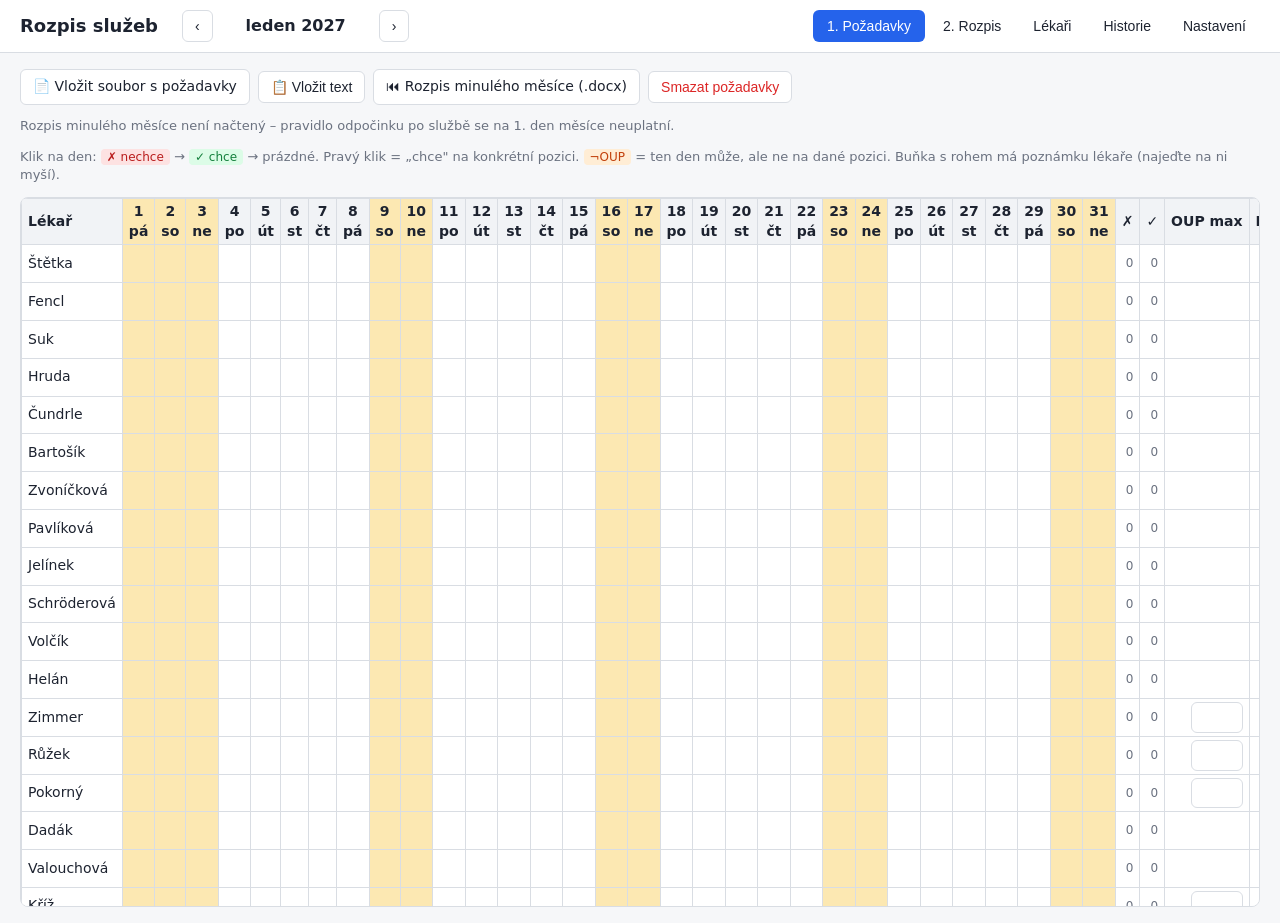
<file: index.html>
<!DOCTYPE html>
<html lang="cs">
<head>
  <meta charset="utf-8">
  <meta name="viewport" content="width=device-width, initial-scale=1">
  <title>Rozpis služeb lékařů</title>
  <link rel="icon" href="data:image/svg+xml,<svg xmlns=%22http://www.w3.org/2000/svg%22 viewBox=%220 0 100 100%22><text y=%22.9em%22 font-size=%2290%22>🩺</text></svg>">
  <link rel="stylesheet" href="css/style.css">
</head>
<body>
  <header>
    <h1>Rozpis služeb</h1>
    <div class="month-picker">
      <button id="prevMonth" title="Předchozí měsíc">‹</button>
      <span id="monthLabel"></span>
      <button id="nextMonth" title="Následující měsíc">›</button>
    </div>
    <nav>
      <button data-tab="requests" class="active">1. Požadavky</button>
      <button data-tab="schedule">2. Rozpis</button>
      <button data-tab="doctors">Lékaři</button>
      <button data-tab="history">Historie</button>
      <button data-tab="settings">Nastavení</button>
    </nav>
  </header>

  <main>
    <!-- POŽADAVKY -->
    <section id="tab-requests" class="tab active">
      <div class="toolbar">
        <label class="btn">📄 Vložit soubor s požadavky
          <input type="file" id="reqFile" accept=".xlsx,.docx,.txt,.csv" hidden multiple>
        </label>
        <button id="reqPasteBtn">📋 Vložit text</button>
        <label class="btn">⏮ Rozpis minulého měsíce (.docx)
          <input type="file" id="prevFile" accept=".docx" hidden>
        </label>
        <button id="reqClear" class="danger">Smazat požadavky</button>
      </div>
      <div id="pasteBox" class="card hidden">
        <p>Jeden lékař na řádek. Bez klíčového slova se dny berou jako <b>nechce</b>. Příklady:</p>
        <pre>Novák: nechce 3, 4, 10-14; chce 20, 22 OUP noc
Černý 1-5
Dvořáková – nemůže 24.12., 25.12.</pre>
        <textarea id="pasteText" rows="8" placeholder="Sem vložte požadavky…"></textarea>
        <button id="pasteApply" class="primary">Načíst</button>
      </div>
      <div id="reqMessages"></div>
      <div id="prevInfo" class="muted"></div>
      <div id="oupInfo" class="muted"></div>
      <p class="muted">Klik na den: <span class="tag off">✗ nechce</span> → <span class="tag want">✓ chce</span> → prázdné. Pravý klik = „chce" na konkrétní pozici. <span class="tag ban">¬OUP</span> = ten den může, ale ne na dané pozici. Buňka s rohem má poznámku lékaře (najeďte na ni myší).</p>
      <div class="table-wrap"><table id="reqTable" class="grid"></table></div>
      <div id="srcBox" class="hidden">
        <h3 id="srcTitle"></h3>
        <p class="muted">Barvy podle toho, jak program buňku pochopil: <span class="tag off">nechce</span> <span class="tag want">chce</span> <span class="tag ban">nechce na pozici</span> <span class="tag unk">jen poznámka / nepochopeno</span>.</p>
        <div class="table-wrap"><table id="srcTable" class="grid src"></table></div>
      </div>
    </section>

    <!-- ROZPIS -->
    <section id="tab-schedule" class="tab">
      <div class="toolbar">
        <button id="genBtn" class="primary">⚙ Vygenerovat rozpis</button>
        <button id="genNewBtn">🔀 Jiná varianta</button>
        <button id="unlockBtn">🔓 Odemknout ruční změny</button>
        <button id="exportDocx">⬇ Stáhnout .docx</button>
        <button id="printBtn">🖨 Tisk</button>
        <span id="genStatus" class="muted"></span>
      </div>
      <div id="schedMessages"></div>
      <div class="split">
        <div class="table-wrap"><table id="schedTable" class="schedule"></table></div>
        <div class="side">
          <h3>Přehled lékařů</h3>
          <table id="statsTable" class="stats"></table>
        </div>
      </div>
    </section>

    <!-- LÉKAŘI -->
    <section id="tab-doctors" class="tab">
      <div class="toolbar">
        <input id="newDocName" placeholder="Příjmení nového lékaře">
        <button id="addDoc" class="primary">+ Přidat lékaře</button>
        <span class="spacer"></span>
        <label class="btn">📥 Načíst seznam lékařů (Excel/CSV)<input type="file" id="importDocs" accept=".xlsx,.csv,.txt" hidden></label>
        <button id="exportDocs">📤 Uložit seznam (CSV)</button>
        <button id="exportData">💾 Záloha (JSON)</button>
        <label class="btn">📂 Obnovit ze zálohy<input type="file" id="importData" accept=".json" hidden></label>
      </div>
      <div id="docMessages"></div>
      <p class="muted">Změny v seznamu se ukládají v tomto prohlížeči. Pro přenos na jiný počítač použijte <b>Uložit seznam</b> / <b>Načíst seznam lékařů</b> nebo zálohu.</p>
      <p class="muted">Zaškrtněte, na kterých pozicích může lékař sloužit. 24h služby a tečky se dělí podle toho, kolik jich lékař <b>obvykle</b> má (předvyplněno z rozpisů květen–listopad, přepočteno na počet služeb v měsíci; prázdné = průměr). Lékaři jen na JIP mají pevný počet. <b>Max</b> = pevný strop. OUP: každý aspoň 2, víc si lékař zvolí v požadavcích. Neaktivní lékař se do rozpisu nedává (např. mateřská, odchod).</p>
      <div class="table-wrap"><table id="docTable" class="doctors"></table></div>
    </section>

    <!-- HISTORIE -->
    <section id="tab-history" class="tab"><div id="historyRoot" class="h-root"></div></section>

    <!-- NASTAVENÍ -->
    <section id="tab-settings" class="tab">
      <div class="card">
        <h3>Pozice (sloupce rozpisu)</h3>
        <p class="muted"><b>Začátek a délka</b> – z nich program počítá odpočinek mezi službami a odpracované hodiny. <b>Jen pracovní dny</b> = o víkendu a svátku se neslouží.</p>
        <table id="posTable" class="simple"></table>
        <button id="addPos">+ Přidat pozici</button>
        <p style="margin-top:14px"><label>Minimální odpočinek mezi koncem jedné a začátkem další služby:
          <input id="minRest" type="number" min="0" max="24" step="1" style="width:64px"> h</label></p>
        <p><label>Den po službě přes noc (24h služby, OUP noc): <select id="afterNight"></select></label></p>
        <p class="muted">Výjimka znamená např. 24h službu (do 7:30) a večer OUP noc (od 19:00) = 11,5 h odpočinku, nebo dvě OUP noci po sobě. Při volbě „výjimečně" ji program použije jen tehdy, když by jinak zůstala služba neobsazená, a každou výjimku vypíše. Po OUP den nebo tečce může lékař další den sloužit vždy.</p>
      </div>
      <div class="card">
        <h3>Minimum služeb na pozici</h3>
        <p class="muted">Každý lékař s touto pozicí (kromě těch, kteří mají i vybranou výjimku) dostane měsíčně aspoň tolik služeb právě na ní. Když to kvůli vyškrtnutým dnům nejde, program to nahlásí. 0 = vypnuto.</p>
        <div id="pmRules"></div>
        <p><button id="pmAdd">+ Přidat pravidlo</button></p>
      </div>
      <div class="card">
        <h3>Lékaři jen na JIP – pevný počet služeb</h3>
        <p class="muted">Lékař, který má povolené <b>jen</b> tyto pozice, dostane přesně tolik služeb měsíčně (víc nikdy, méně jen když to kvůli vyškrtnutým dnům nejde – program to nahlásí). Prázdné = pravidlo vypnuto.</p>
        <p><label>Počet služeb: <input id="fixedCount" type="number" min="1" max="31" style="width:64px"></label></p>
        <p id="fixedPos"></p>
      </div>
      <div class="card">
        <h3>Svátky navíc v tomto měsíci</h3>
        <p class="muted">České státní svátky se počítají automaticky. Sem dopište další dny, které se mají brát jako svátek (např. 31 nebo 24, 31).</p>
        <input id="extraHol" placeholder="např. 31">
      </div>
      <div class="card">
        <h3>Váhy pravidel</h3>
        <p class="muted">Vyšší číslo = program se víc snaží pravidlo dodržet.</p>
        <table id="weightsTable" class="simple"></table>
      </div>
    </section>
  </main>

  <div id="posMenu" class="popup hidden"></div>
  <script type="module" src="js/app.js"></script>
</body>
</html>
</file>
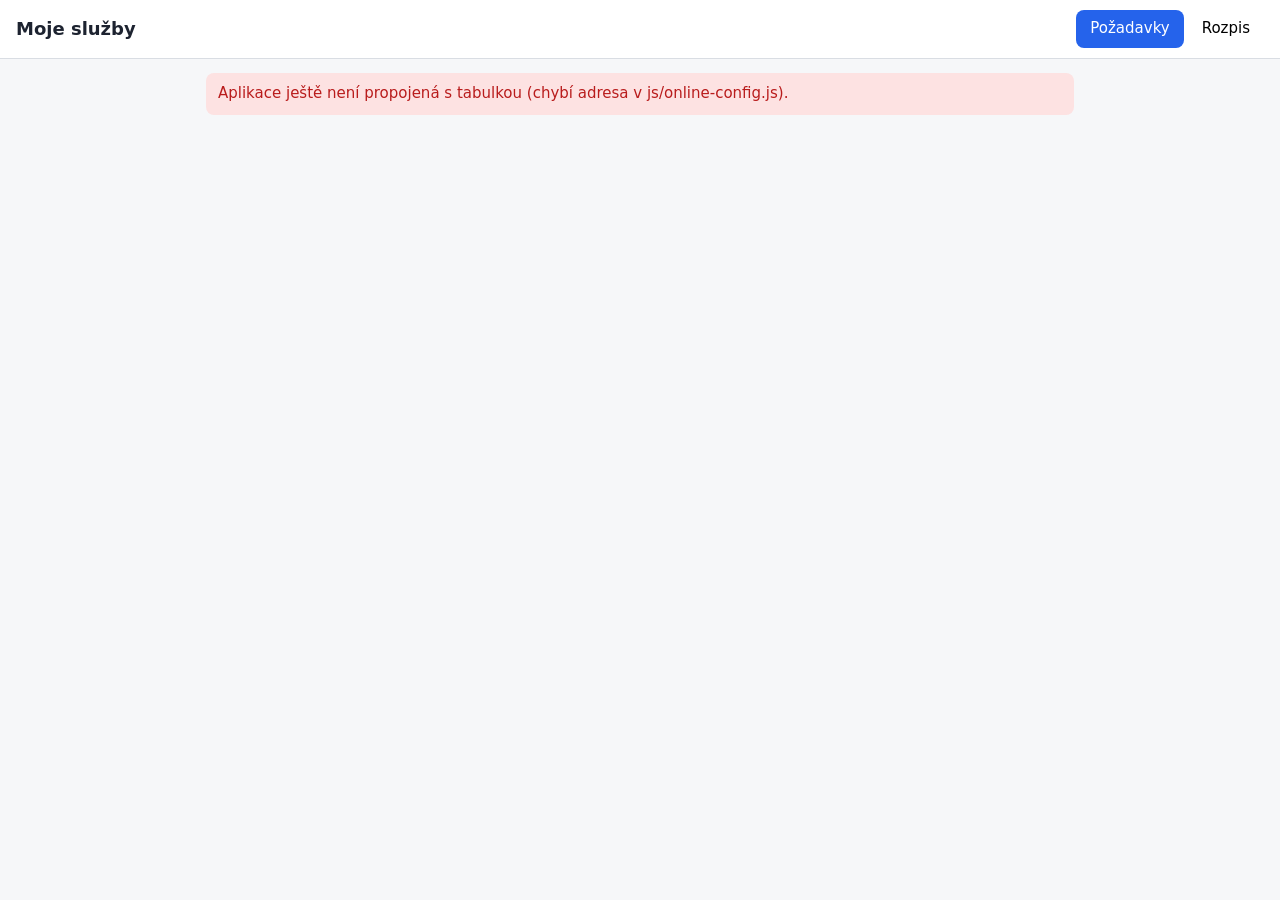
<file: lekar.html>
<!DOCTYPE html>
<html lang="cs">
<head>
  <meta charset="utf-8">
  <meta name="viewport" content="width=device-width, initial-scale=1">
  <meta name="robots" content="noindex">
  <title>Moje služby</title>
  <link rel="icon" href="data:image/svg+xml,<svg xmlns=%22http://www.w3.org/2000/svg%22 viewBox=%220 0 100 100%22><text y=%22.9em%22 font-size=%2290%22>🩺</text></svg>">
  <link rel="stylesheet" href="css/lekar.css">
</head>
<body>
  <header>
    <div>
      <h1 id="who">Moje služby</h1>
      <div id="sub" class="muted"></div>
    </div>
    <nav>
      <button data-tab="req" class="active">Požadavky</button>
      <button data-tab="sched">Rozpis</button>
    </nav>
  </header>

  <main>
    <div id="loading" class="msg">Načítám…</div>
    <div id="fatal" class="msg err hidden"></div>

    <section id="tab-req" class="tab active hidden">
      <div id="reqInfo" class="msg"></div>
      <p class="muted help">Klepněte na den a vyberte, co chcete. Nakonec stiskněte <b>Uložit</b>. Do uzávěrky můžete požadavky libovolně měnit.</p>
      <div class="legend">
        <span class="tag off">✗ nemůžu</span>
        <span class="tag want">✓ chci sloužit</span>
        <span class="tag ban">¬ ne na pozici</span>
        <span class="tag note">✎ poznámka</span>
      </div>
      <div id="oupBox" class="oupbox hidden">
        <label for="oupMax"><b>Chci víc OUP služeb</b> (den + noc dohromady) – kolik celkem:</label>
        <div class="ouprow"><button id="oupMinus" type="button">−</button><input id="oupMax" type="number" min="2" max="31" inputmode="numeric" placeholder="neurčeno"><button id="oupPlus" type="button">+</button></div>
        <div class="muted">Každý, kdo slouží OUP, má aspoň 2. Chcete-li víc, zadejte kolik – víc, než zadáte, nedostanete. Nevyplněno = obvykle 2.</div>
      </div>
      <div id="cal" class="cal"></div>
      <label class="muted" for="genNote">Poznámka pro správce rozpisu (nepovinné):</label>
      <textarea id="genNote" rows="2" maxlength="500"></textarea>
      <div class="savebar">
        <span id="saveState" class="muted"></span>
        <button id="saveBtn" class="primary">Uložit požadavky</button>
      </div>
    </section>

    <section id="tab-sched" class="tab hidden">
      <div class="toolbar">
        <select id="schedMonth"></select>
        <label class="muted"><input type="checkbox" id="onlyMine"> jen moje služby</label>
      </div>
      <div id="mine" class="msg"></div>
      <div id="calBox" class="calbox hidden">
        <button id="icsDownload">📅 Stáhnout do kalendáře</button>
        <button id="icsSubscribe">🔄 Odebírat kalendář</button>
        <div id="subHelp" class="muted hidden">
          <p><b>Odebírání</b> – kalendář se sám aktualizuje po každé schválené změně (telefon si ho obnovuje zhruba po několika hodinách).</p>
          <p><b>iPhone:</b> klepněte na <a id="webcalLink" href="#">přidat do Kalendáře</a>.<br>
          <b>Android / Google Kalendář:</b> v počítači na calendar.google.com → Další kalendáře → <b>+</b> → Z adresy URL → vložte adresu:</p>
          <input id="subUrl" readonly onclick="this.select()">
          <button id="copySub">Kopírovat adresu</button>
          <p>Adresa je osobní jako váš odkaz – nesdílejte ji.</p>
        </div>
      </div>
      <div class="table-wrap"><table id="schedTable" class="schedule"></table></div>
    </section>
  </main>

  <div id="sheetBg" class="sheet-bg hidden"></div>
  <div id="sheet" class="sheet hidden"></div>
  <script type="module" src="js/lekar.js"></script>
</body>
</html>
</file>
<file: css/style.css>
:root {
  --bg: #f6f7f9; --card: #fff; --line: #d9dde3; --text: #1d2330; --muted: #6b7280;
  --accent: #2563eb; --we: #fce8b2; --head: #ea9999; --off: #fde2e2; --offt: #b91c1c;
  --want: #dcfce7; --wantt: #15803d; --lock: #e0e7ff; --bad: #dc2626;
}
* { box-sizing: border-box; }
body { margin: 0; font: 14px/1.4 system-ui, -apple-system, "Segoe UI", Roboto, Arial, sans-serif; color: var(--text); background: var(--bg); }
header { display: flex; align-items: center; gap: 24px; padding: 10px 20px; background: #fff; border-bottom: 1px solid var(--line); position: sticky; top: 0; z-index: 20; flex-wrap: wrap; }
h1 { font-size: 18px; margin: 0; }
h3 { margin: 0 0 8px; font-size: 15px; }
nav { display: flex; gap: 4px; margin-left: auto; }
nav button { border: none; background: none; padding: 8px 14px; border-radius: 6px; cursor: pointer; font-size: 14px; }
nav button.active { background: var(--accent); color: #fff; }
.month-picker { display: flex; align-items: center; gap: 8px; font-weight: 600; font-size: 16px; }
.month-picker span { min-width: 150px; text-align: center; }
main { padding: 16px 20px; }
.tab { display: none; }
.tab.active { display: block; }
.toolbar { display: flex; gap: 8px; flex-wrap: wrap; align-items: center; margin-bottom: 12px; }
.spacer { flex: 1; }
button, .btn { border: 1px solid var(--line); background: #fff; padding: 7px 12px; border-radius: 6px; cursor: pointer; font-size: 14px; color: var(--text); display: inline-block; }
button:hover, .btn:hover { border-color: var(--accent); }
button.primary { background: var(--accent); color: #fff; border-color: var(--accent); }
button.danger { color: var(--bad); }
input, textarea, select { font: inherit; padding: 6px 8px; border: 1px solid var(--line); border-radius: 6px; }
textarea { width: 100%; margin: 8px 0; }
.card { background: var(--card); border: 1px solid var(--line); border-radius: 8px; padding: 14px; margin-bottom: 14px; }
.hidden { display: none !important; }
.muted { color: var(--muted); font-size: 13px; }
pre { background: #f1f3f6; padding: 8px; border-radius: 6px; font-size: 13px; }
.msg { padding: 8px 12px; border-radius: 6px; margin-bottom: 8px; font-size: 13px; }
.msg.ok { background: var(--want); }
.msg.warn { background: #fff4d6; }
.msg.err { background: var(--off); }
.msg ul { margin: 4px 0 0; padding-left: 20px; }
.tag { padding: 1px 6px; border-radius: 4px; font-size: 12px; }
.tag.off { background: var(--off); color: var(--offt); }
.tag.ban { background: #ffedd5; color: #c2410c; }
.tag.want { background: var(--want); color: var(--wantt); }
.table-wrap { overflow: auto; max-height: calc(100vh - 190px); background: #fff; border: 1px solid var(--line); border-radius: 8px; }
table { border-collapse: collapse; }
th, td { border: 1px solid var(--line); padding: 3px 6px; white-space: nowrap; }
thead th { position: sticky; top: 0; background: #f1f3f6; z-index: 2; }
th.we, td.we { background: var(--we); }

/* požiadavky */
.grid td.c { width: 26px; min-width: 26px; text-align: center; cursor: pointer; user-select: none; font-size: 12px; padding: 2px; }
.grid td.c:hover { outline: 2px solid var(--accent); }
.grid td.c.off { background: var(--off); color: var(--offt); }
.grid td.c.ban { background: #ffedd5; color: #c2410c; font-size: 10px; }
.grid td.c.note { background-image: linear-gradient(225deg, #f59e0b 5px, transparent 5px); }
.grid td.c.want { background: var(--want); color: var(--wantt); font-weight: 600; }
.grid th.name, .grid td.name { position: sticky; left: 0; background: #fff; z-index: 1; text-align: left; }
.grid thead th.name { z-index: 3; background: #f1f3f6; }
.grid td.cnt { font-size: 12px; color: var(--muted); text-align: right; }
.grid tr.inactive { display: none; }

/* rozpis */
.split { display: flex; gap: 16px; align-items: flex-start; }
.split > .table-wrap { flex: 0 1 auto; }
.side { flex: 1; min-width: 300px; background: #fff; border: 1px solid var(--line); border-radius: 8px; padding: 12px; max-height: calc(100vh - 190px); overflow: auto; }
.schedule th { background: var(--head); }
.schedule td { padding: 0; }
.schedule td.day { padding: 3px 6px; font-weight: 500; }
.schedule td.prev { background: var(--head); opacity: .75; padding: 3px 6px; font-size: 12px; }
.schedule select { border: none; border-radius: 0; background: transparent; padding: 4px 2px; width: 112px; cursor: pointer; appearance: none; -webkit-appearance: none; }
.schedule td.locked select { background: var(--lock); }
.schedule td.wish select { background: var(--want); }
.schedule td.exc { outline: 2px solid #f59e0b; outline-offset: -2px; }
.schedule td.bad { outline: 2px solid var(--bad); outline-offset: -2px; }
.schedule td.empty select { background: repeating-linear-gradient(45deg, #fff, #fff 4px, #fde2e2 4px, #fde2e2 8px); }
.schedule td.na { background: #eceef1; }
.schedule td.hl select { background: #bfdbfe !important; }
.stats td, .stats th { font-size: 13px; }
.stats td.num { text-align: right; }
.stats tr { cursor: pointer; }
.stats tr.sel td { background: #bfdbfe; }
.stats .diff-pos { color: #b45309; }
.stats .diff-neg { color: var(--bad); }

/* lekári */
.doctors td { text-align: center; }
.doctors td.name input { width: 150px; }
.doctors input[type=number] { width: 56px; }
.doctors input.note { width: 160px; }
.doctors tr.inactive td { opacity: .5; }
.simple td, .simple th { padding: 4px 8px; }
.popup { position: fixed; background: #fff; border: 1px solid var(--line); border-radius: 6px; box-shadow: 0 4px 16px rgba(0,0,0,.15); z-index: 50; padding: 4px; }
.popup button { display: block; width: 100%; text-align: left; border: none; padding: 5px 10px; }
.popup button:hover { background: #eef2ff; }

@media print {
  header, .toolbar, .side, #schedMessages, nav { display: none !important; }
  .tab { display: none !important; }
  #tab-schedule { display: block !important; }
  .table-wrap { max-height: none; overflow: visible; border: none; }
  .schedule select { width: auto; background: none !important; }
  td.bad { outline: none !important; }
  main { padding: 0; }
}

/* kopie tabulky požadavků z Excelu: celé texty, zalamované */
.grid.src td.src { min-width: 64px; max-width: 120px; white-space: normal; word-break: break-word; font-size: 12px; vertical-align: top; padding: 3px 4px; }
.grid.src th { font-size: 11px; white-space: nowrap; }
.grid.src td.src.off { background: var(--off); color: var(--offt); }
.grid.src td.src.want { background: var(--want); color: var(--wantt); font-weight: 600; }
.grid.src td.src.ban { background: #ffedd5; color: #c2410c; }
.grid.src td.src.unk { background: #fef9c3; }
.tag.unk { background: #fef9c3; }
#srcBox h3 { margin: 18px 0 4px; font-size: 15px; }

/* ---------- Historie (grafy) ---------- */
.h-root { position: relative; max-width: 1100px; }
.h-tiles { display: grid; grid-template-columns: repeat(auto-fit, minmax(190px, 1fr)); gap: 12px; margin-bottom: 14px; }
.h-tile { background: #fff; border: 1px solid var(--line); border-radius: 8px; padding: 12px 14px; }
.h-big { font-size: 26px; font-weight: 600; margin: 2px 0; color: #0b0b0b; }
.h-chart h3 { margin: 0 0 2px; font-size: 16px; }
.h-legend { display: flex; gap: 16px; font-size: 13px; color: #52514e; margin: 6px 0 10px; }
.h-sw { display: inline-block; width: 12px; height: 12px; border-radius: 3px; margin-right: 6px; vertical-align: -1px; }
.h-rows { display: grid; gap: 3px; }
.h-row { display: grid; grid-template-columns: 120px 1fr; align-items: center; gap: 10px; padding: 1px 4px; border-radius: 4px; outline: none; }
.h-row:hover, .h-row:focus { background: #f1f3f6; }
.h-name { font-size: 13px; color: #0b0b0b; white-space: nowrap; overflow: hidden; text-overflow: ellipsis; }
.h-track { display: flex; align-items: center; gap: 6px; min-width: 0; }
.h-bar { display: flex; gap: 2px; height: 14px; flex: none; }
.h-seg { display: block; height: 100%; min-width: 3px; }
.h-seg:last-child { border-radius: 0 4px 4px 0; }
.h-val { font-size: 12px; color: #52514e; font-variant-numeric: tabular-nums; white-space: nowrap; }
.h-tip { position: absolute; display: none; z-index: 50; pointer-events: none; background: #fff; border: 1px solid rgba(11,11,11,0.10); box-shadow: 0 4px 14px rgba(0,0,0,.12); border-radius: 6px; padding: 6px 10px; font-size: 12px; max-width: 240px; }
.h-tip-row { display: flex; align-items: center; gap: 6px; white-space: nowrap; }
.h-tip-row b { color: #0b0b0b; } .h-tip-row span { color: #52514e; }
.h-key { display: inline-block; width: 10px; height: 2px; }
.h-heat { max-height: 520px; }
.h-heat td.h-cell { text-align: center; min-width: 34px; font-size: 12px; font-variant-numeric: tabular-nums; border: 2px solid #fff; }
.h-heat td.h-sum, td.h-num { text-align: right; font-variant-numeric: tabular-nums; }
</file>
<file: css/lekar.css>
:root {
  --bg: #f6f7f9; --line: #d9dde3; --text: #1d2330; --muted: #6b7280; --accent: #2563eb;
  --we: #fce8b2; --off: #fde2e2; --offt: #b91c1c; --want: #dcfce7; --wantt: #15803d; --ban: #ffedd5; --bant: #c2410c; --head: #ea9999;
}
* { box-sizing: border-box; }
body { margin: 0; font: 15px/1.45 system-ui, -apple-system, "Segoe UI", Roboto, Arial, sans-serif; color: var(--text); background: var(--bg); }
header { display: flex; justify-content: space-between; align-items: center; gap: 12px; padding: 10px 16px; background: #fff; border-bottom: 1px solid var(--line); position: sticky; top: 0; z-index: 20; flex-wrap: wrap; }
h1 { font-size: 18px; margin: 0; }
nav { display: flex; gap: 4px; }
nav button { border: none; background: none; padding: 8px 14px; border-radius: 8px; font-size: 15px; cursor: pointer; }
nav button.active { background: var(--accent); color: #fff; }
main { padding: 14px 16px 90px; max-width: 900px; margin: 0 auto; }
.hidden { display: none !important; }
.muted { color: var(--muted); font-size: 13px; }
.help { margin: 6px 0 10px; }
.msg { padding: 10px 12px; border-radius: 8px; background: #eef2ff; margin-bottom: 10px; }
.msg.err { background: var(--off); color: var(--offt); }
.msg.ok { background: var(--want); }
.msg.lock { background: #f3f4f6; }
button { font: inherit; border: 1px solid var(--line); background: #fff; padding: 9px 14px; border-radius: 8px; cursor: pointer; }
button.primary { background: var(--accent); border-color: var(--accent); color: #fff; font-weight: 600; }
button:disabled { opacity: .5; cursor: default; }
textarea, select { font: inherit; width: 100%; border: 1px solid var(--line); border-radius: 8px; padding: 8px; margin-top: 4px; }
select { width: auto; }
.legend { display: flex; gap: 6px; flex-wrap: wrap; margin-bottom: 10px; }
.tag { padding: 2px 8px; border-radius: 6px; font-size: 13px; background: #fff; border: 1px solid var(--line); }
.tag.off { background: var(--off); color: var(--offt); border-color: transparent; }
.tag.want { background: var(--want); color: var(--wantt); border-color: transparent; }
.tag.ban { background: var(--ban); color: var(--bant); border-color: transparent; }

/* kalendář */
.cal { display: grid; grid-template-columns: repeat(7, minmax(0, 1fr)); gap: 4px; margin-bottom: 14px; }
.cal .dow { text-align: center; font-size: 12px; color: var(--muted); padding: 2px 0; }
.day { background: #fff; border: 1px solid var(--line); border-radius: 8px; min-height: 62px; min-width: 0; overflow: hidden; padding: 4px 5px; cursor: pointer; display: flex; flex-direction: column; user-select: none; }
.day.we { background: var(--we); }
.day .n { font-weight: 600; font-size: 14px; }
.day .s { font-size: 11px; line-height: 1.2; margin-top: auto; overflow-wrap: anywhere; }
.day .nt { font-size: 10px; color: var(--muted); overflow: hidden; text-overflow: ellipsis; white-space: nowrap; }
.day.off { background: var(--off); border-color: #f5b5b5; } .day.off .s { color: var(--offt); font-weight: 600; }
.day.want { background: var(--want); border-color: #9be2b4; } .day.want .s { color: var(--wantt); font-weight: 600; }
.day.ban { background: var(--ban); border-color: #fcc79a; } .day.ban .s { color: var(--bant); font-weight: 600; }
.day.empty { visibility: hidden; }
.locked .day { cursor: default; }
.savebar { position: fixed; left: 0; right: 0; bottom: 0; background: #fff; border-top: 1px solid var(--line); padding: 10px 16px; display: flex; justify-content: flex-end; align-items: center; gap: 12px; z-index: 15; }
.savebar .muted { margin-right: auto; }

/* výběr pro den */
.sheet-bg { position: fixed; inset: 0; background: rgba(0,0,0,.3); z-index: 40; }
.sheet { position: fixed; left: 50%; bottom: 0; transform: translateX(-50%); width: min(480px, 100%); background: #fff; border-radius: 14px 14px 0 0; padding: 14px 16px 20px; z-index: 50; max-height: 85vh; overflow: auto; box-shadow: 0 -4px 20px rgba(0,0,0,.15); }
.sheet h3 { margin: 0 0 10px; font-size: 16px; }
.sheet .group { margin: 10px 0 4px; font-size: 13px; color: var(--muted); }
.sheet .opts { display: flex; flex-wrap: wrap; gap: 6px; }
.sheet .opts button { flex: 1 1 auto; }
.sheet .opts button.sel { outline: 2px solid var(--accent); }
.sheet .main button { width: 100%; text-align: left; margin-bottom: 6px; padding: 12px 14px; }

/* rozpis */
.toolbar { display: flex; gap: 12px; align-items: center; margin-bottom: 10px; flex-wrap: wrap; }
.table-wrap { overflow: auto; background: #fff; border: 1px solid var(--line); border-radius: 8px; max-height: calc(100vh - 210px); }
table { border-collapse: collapse; font-size: 13px; }
th, td { border: 1px solid var(--line); padding: 4px 7px; white-space: nowrap; }
th { background: var(--head); position: sticky; top: 0; }
td:first-child { position: sticky; left: 0; background: #fff; font-weight: 500; }
tr.we td { background: var(--we); }
td.me { background: #2563eb !important; color: #fff; font-weight: 600; }
tr.hide { display: none; }
.oupbox { background: #fff; border: 1px solid var(--line); border-radius: 10px; padding: 10px 12px; margin-bottom: 12px; }
.ouprow { display: flex; gap: 6px; align-items: center; margin: 6px 0 4px; }
.ouprow input { width: 110px; text-align: center; font: inherit; font-size: 18px; padding: 6px; border: 1px solid var(--line); border-radius: 8px; }
.ouprow button { width: 44px; font-size: 20px; padding: 4px 0; }
.ver { font-size: 13px; color: var(--muted); margin-bottom: 6px; }
.ver b { color: #b45309; }
.calbox { display: flex; flex-wrap: wrap; gap: 8px; margin-bottom: 10px; }
.calbox > div { flex-basis: 100%; background: #fff; border: 1px solid var(--line); border-radius: 8px; padding: 8px 12px; }
.calbox input { width: 100%; font: 12px monospace; padding: 6px; border: 1px solid var(--line); border-radius: 6px; margin: 4px 0; }
</file>
